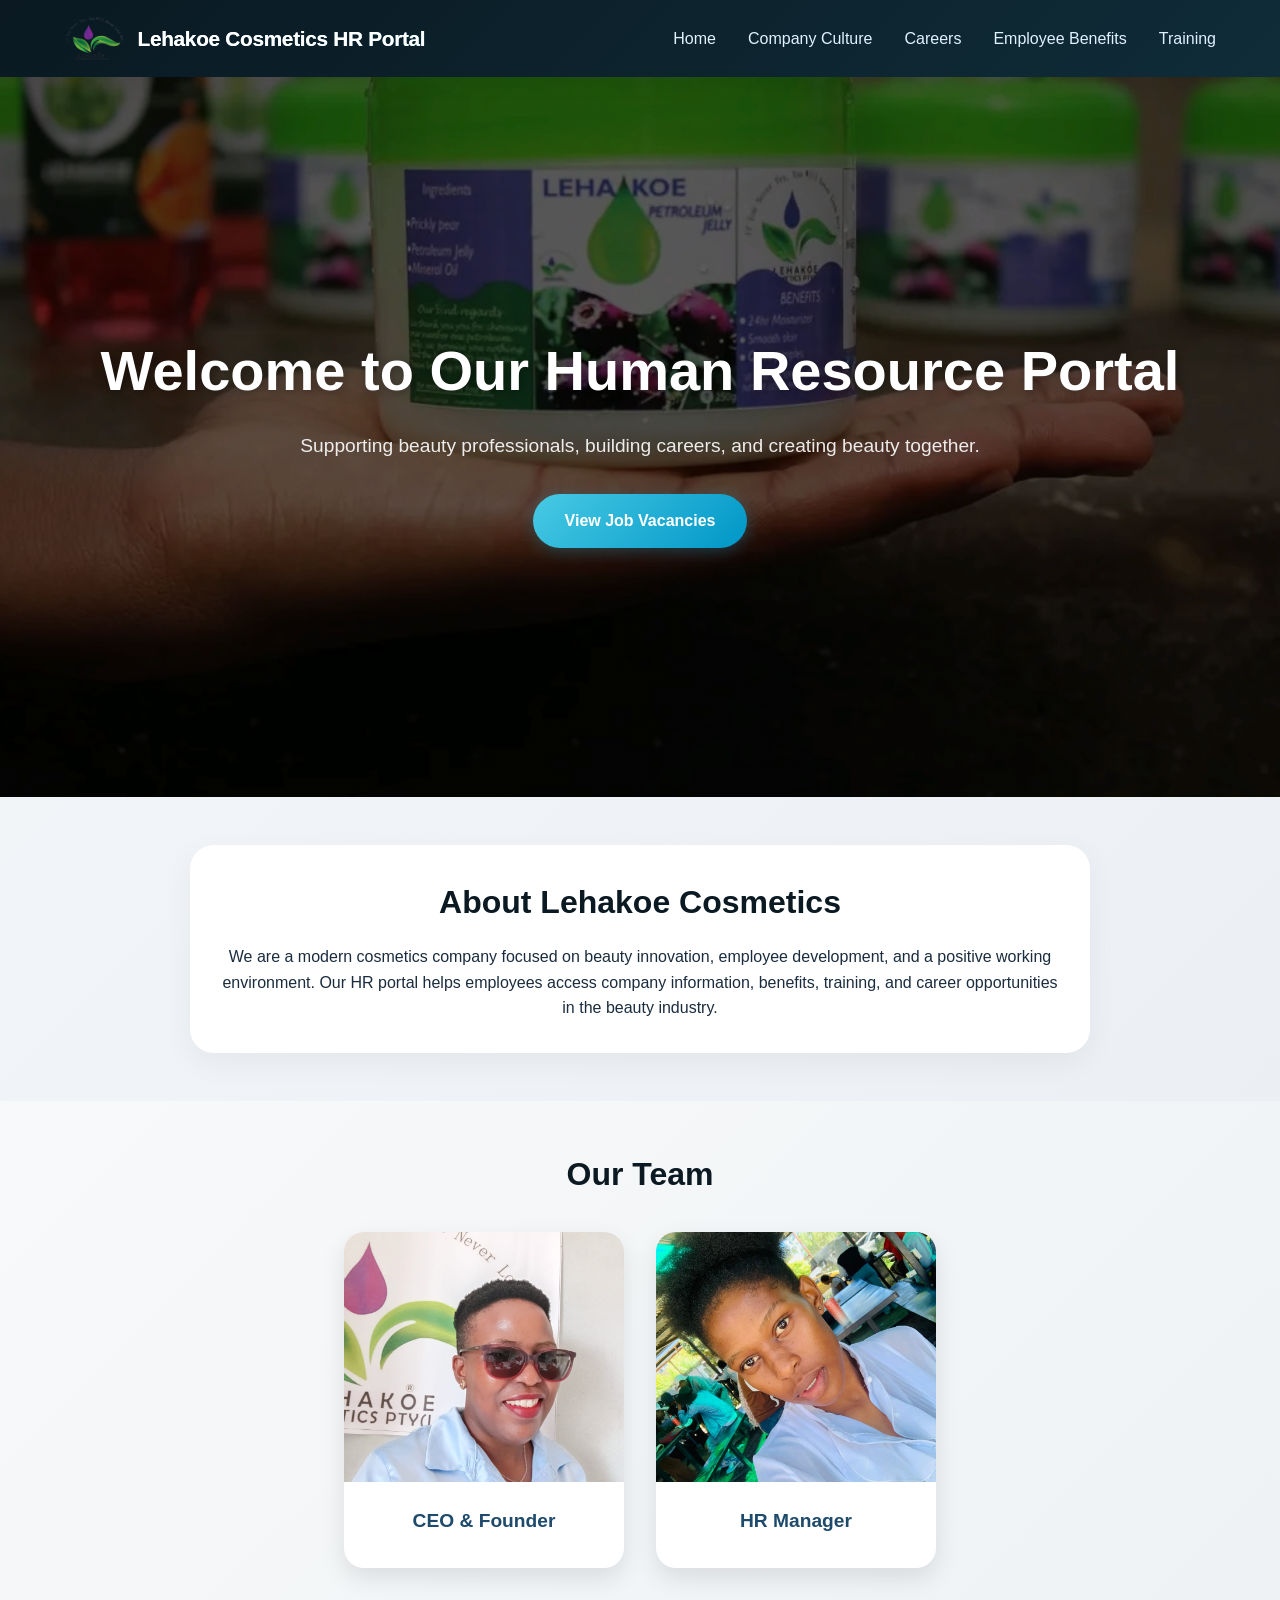
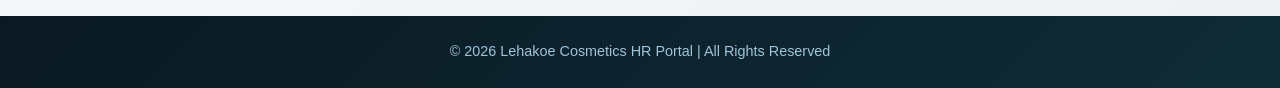
<file: index.html>
<!DOCTYPE html>
<html lang="en">
<head>
    <meta charset="UTF-8">
    <meta name="viewport" content="width=device-width, initial-scale=1.0">
    <title>HR Portal | Lehakoe Cosmetics</title>
    <link rel="stylesheet" href="style.css">
</head>
<body>

<header>
    <div class="logo">
        <img src="images/logo-removebg-preview.png" alt="Lehakoe Cosmetics Logo">
        <span>Lehakoe Cosmetics HR Portal</span>
    </div>
    <nav>
        <ul>
            <li><a href="index.html">Home</a></li>
            <li><a href="culture.html">Company Culture</a></li>
            <li><a href="careers.html">Careers</a></li>
            <li><a href="benefits.html">Employee Benefits</a></li>
            <li><a href="training.html">Training</a></li>
        </ul>
    </nav>
</header>

<section class="hero" style="background: linear-gradient(rgba(0, 0, 0, 0.6), rgba(0, 0, 0, 0.6)), url('images/back.jpg') center/cover no-repeat fixed;">
    <h1>Welcome to Our Human Resource Portal</h1>
    <p>Supporting beauty professionals, building careers, and creating beauty together.</p>
    <a href="careers.html" class="btn">View Job Vacancies</a>
</section>

<section class="about">
    <h2>About Lehakoe Cosmetics</h2>
    <p>We are a modern cosmetics company focused on beauty innovation, employee development, and a positive working environment. Our HR portal helps employees access company information, benefits, training, and career opportunities in the beauty industry.</p>
</section>

<section class="staff">
    <h2>Our Team</h2>
    <div class="staff-container">
        <div class="staff-card">
            <img src="images/ceo.jpg" alt="CEO">
            <h3>CEO & Founder</h3>
        </div>
        <div class="staff-card">
            <img src="images/hr.jpg" alt="HR Manager">
            <h3>HR Manager</h3>
        </div>
        
    </div>
</section>

<footer>
    <p>© 2026 Lehakoe Cosmetics HR Portal | All Rights Reserved</p>
</footer>

</body>
</html>
</file>
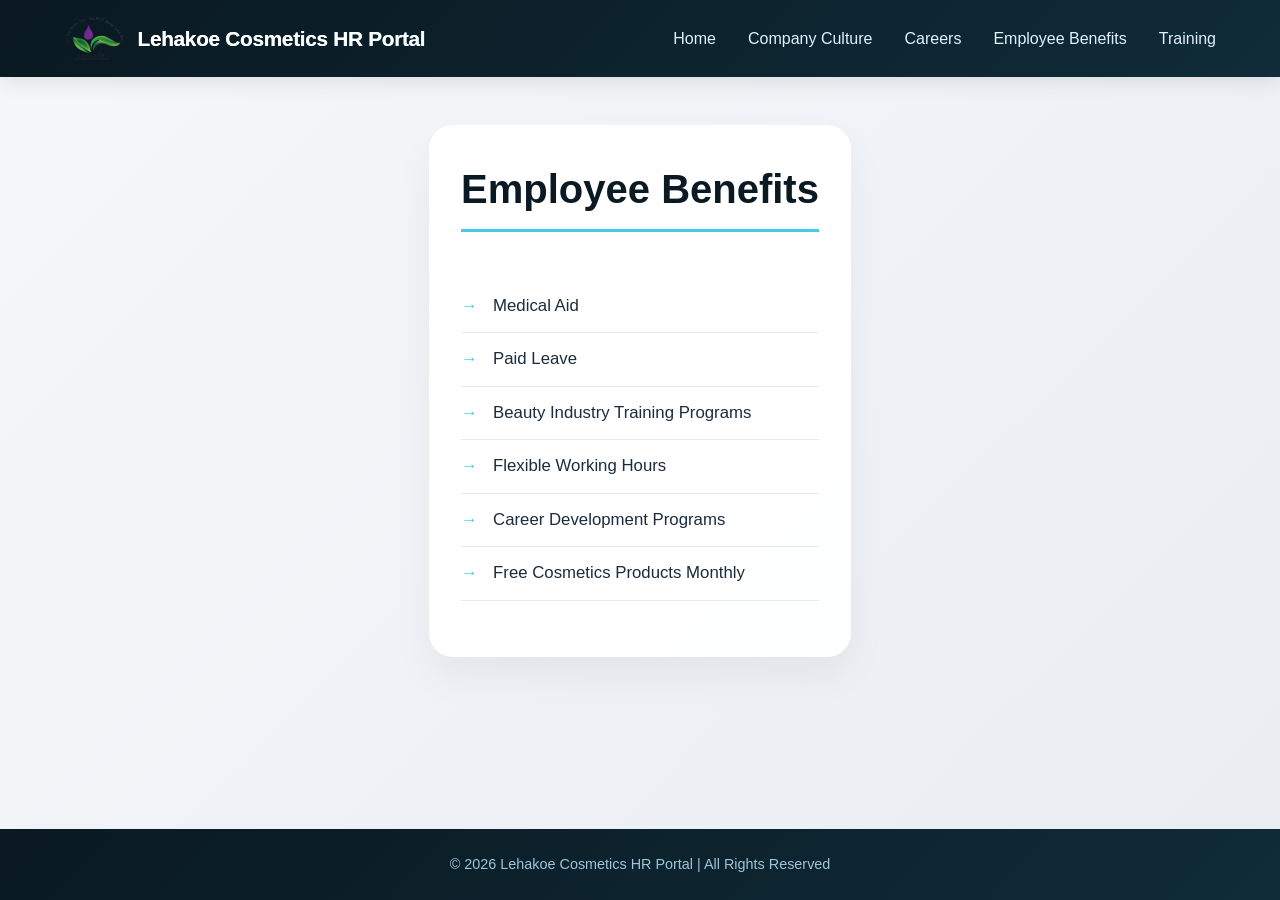
<file: benefits.html>
<!DOCTYPE html>
<html lang="en">
<head>
    <meta charset="UTF-8">
    <meta name="viewport" content="width=device-width, initial-scale=1.0">
    <title>Employee Benefits</title>
    <link rel="stylesheet" href="style.css">
</head>
<body>

<header>
    <div class="logo">
        <img src="images/logo-removebg-preview.png" alt="Lehakoe Cosmetics Logo">
        <span>Lehakoe Cosmetics HR Portal</span>
    </div>
    <nav>
    <nav>
        <ul>
            <li><a href="index.html">Home</a></li>
            <li><a href="culture.html">Company Culture</a></li>
            <li><a href="careers.html">Careers</a></li>
            <li><a href="benefits.html">Employee Benefits</a></li>
            <li><a href="training.html">Training</a></li>
        </ul>
    </nav>
</header>

<section class="page">
    <h1>Employee Benefits</h1>

    <ul>
        <li>Medical Aid</li>
        <li>Paid Leave</li>
        <li>Beauty Industry Training Programs</li>
        <li>Flexible Working Hours</li>
        <li>Career Development Programs</li>
        <li>Free Cosmetics Products Monthly</li>
    </ul>
</section>

<footer>
    <p>© 2026 Lehakoe Cosmetics HR Portal | All Rights Reserved</p>
</footer>

</body>
</html>
</file>
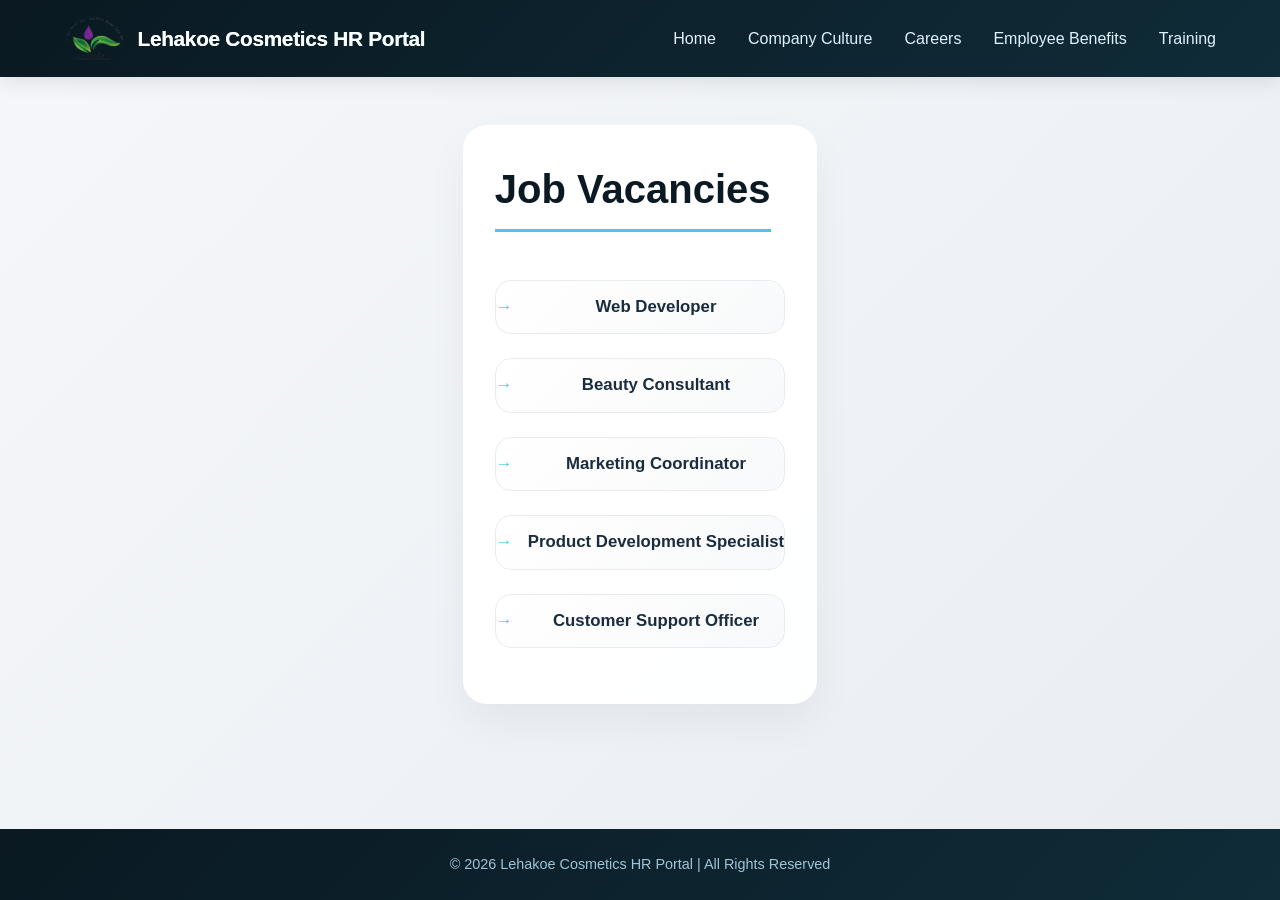
<file: careers.html>
<!DOCTYPE html>
<html lang="en">
<head>
    <meta charset="UTF-8">
    <meta name="viewport" content="width=device-width, initial-scale=1.0">
    <title>Careers</title>
    <link rel="stylesheet" href="style.css">
</head>
<body>

<header>
    <div class="logo">
        <img src="images/logo-removebg-preview.png" alt="Lehakoe Cosmetics Logo">
        <span>Lehakoe Cosmetics HR Portal</span>
    </div>
    <nav>
    <nav>
        <ul>
            <li><a href="index.html">Home</a></li>
            <li><a href="culture.html">Company Culture</a></li>
            <li><a href="careers.html">Careers</a></li>
            <li><a href="benefits.html">Employee Benefits</a></li>
            <li><a href="training.html">Training</a></li>
        </ul>
    </nav>
</header>

<section class="page">
    <h1>Job Vacancies</h1>

    <ul class="jobs">
        <li>Web Developer</li>
        <li>Beauty Consultant</li>
        <li>Marketing Coordinator</li>
        <li>Product Development Specialist</li>
        <li>Customer Support Officer</li>
    </ul>
</section>

<footer>
    <p>© 2026 Lehakoe Cosmetics HR Portal | All Rights Reserved</p>
</footer>

</body>
</html>
</file>
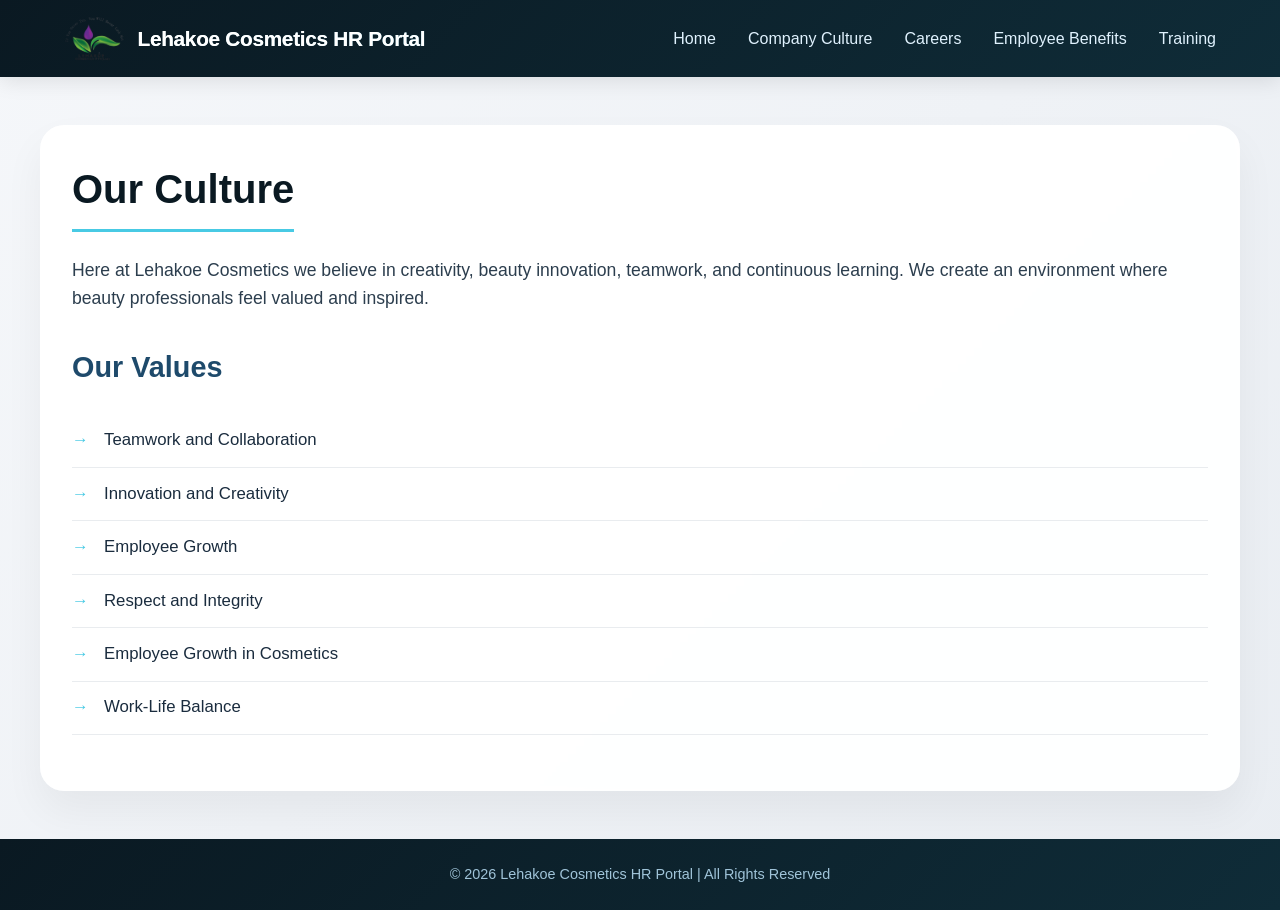
<file: culture.html>
<!DOCTYPE html>
<html lang="en">
<head>
    <meta charset="UTF-8">
    <meta name="viewport" content="width=device-width, initial-scale=1.0">
    <title>Company Culture</title>
    <link rel="stylesheet" href="style.css">
</head>
<body>

<header>
    <div class="logo">
        <img src="images/logo-removebg-preview.png" alt="Lehakoe Cosmetics Logo">
        <span>Lehakoe Cosmetics HR Portal</span>
    </div>
    <nav>
    <nav>
        <ul>
            <li><a href="index.html">Home</a></li>
            <li><a href="culture.html">Company Culture</a></li>
            <li><a href="careers.html">Careers</a></li>
            <li><a href="benefits.html">Employee Benefits</a></li>
            <li><a href="training.html">Training</a></li>
        </ul>
    </nav>
</header>

<section class="page">
    <h1>Our Culture</h1>

    <p>Here at Lehakoe Cosmetics we believe in creativity, beauty innovation, teamwork, and continuous learning. We create an environment where beauty professionals feel valued and inspired.</p>

    <h2>Our Values</h2>

    <ul>
        <li>Teamwork and Collaboration</li>
        <li>Innovation and Creativity</li>
        <li>Employee Growth</li>
        <li>Respect and Integrity</li>
        <li>Employee Growth in Cosmetics</li>
        <li>Work-Life Balance</li>
    </ul>
</section>

<footer>
    <p>© 2026 Lehakoe Cosmetics HR Portal | All Rights Reserved</p>
</footer>

</body>
</html>
</file>
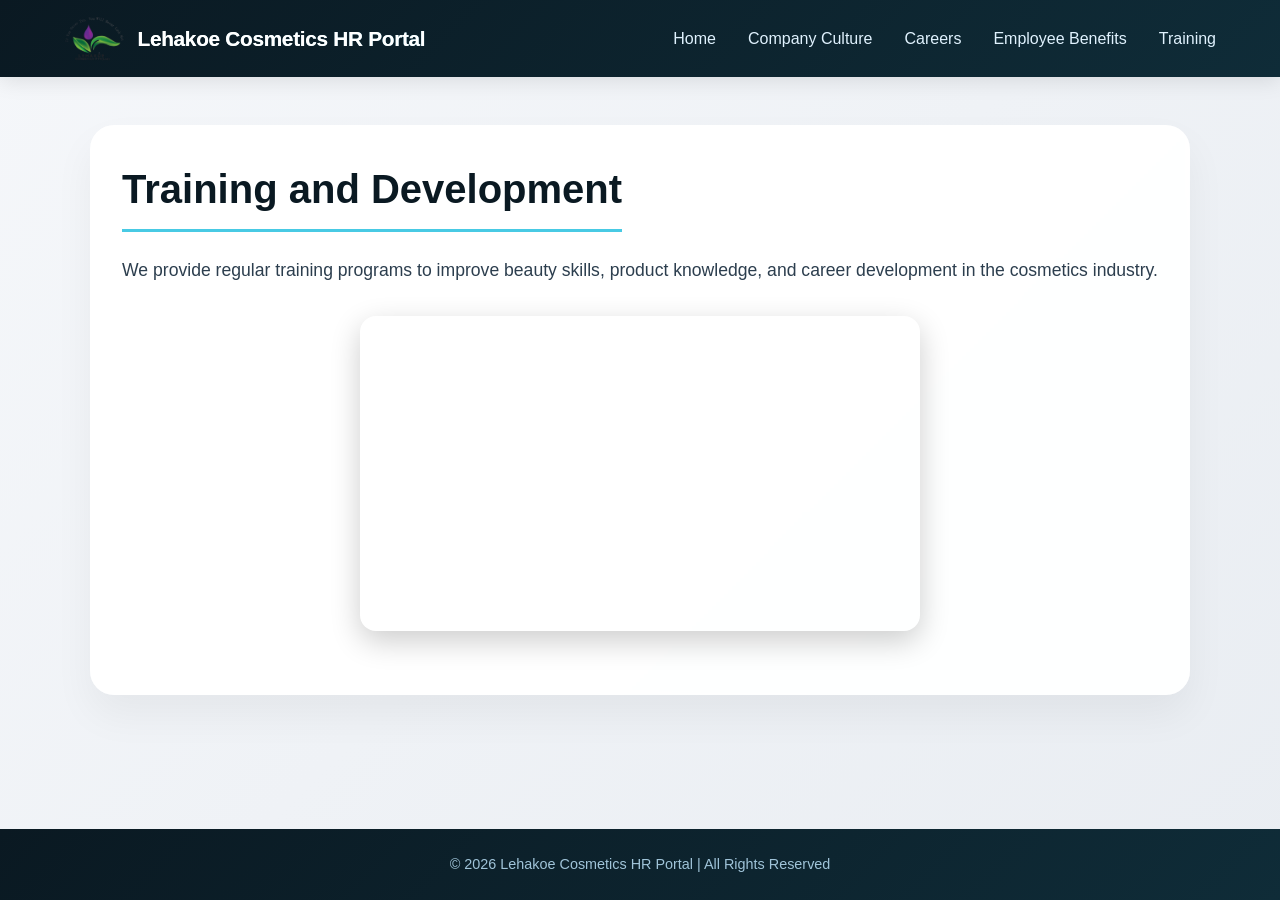
<file: training.html>
<!DOCTYPE html>
<html lang="en">
<head>
    <meta charset="UTF-8">
    <meta name="viewport" content="width=device-width, initial-scale=1.0">
    <title>Training & Development</title>
    <link rel="stylesheet" href="style.css">
</head>
<body>

<header>
    <div class="logo">
        <img src="images/logo-removebg-preview.png" alt="Lehakoe Cosmetics Logo">
        <span>Lehakoe Cosmetics HR Portal</span>
    </div>
    <nav>
        <ul>
            <li><a href="index.html">Home</a></li>
            <li><a href="culture.html">Company Culture</a></li>
            <li><a href="careers.html">Careers</a></li>
            <li><a href="benefits.html">Employee Benefits</a></li>
            <li><a href="training.html">Training</a></li>
        </ul>
    </nav>
</header>

<section class="page">
    <h1>Training and Development</h1>

    <p>We provide regular training programs to improve beauty skills, product knowledge, and career development in the cosmetics industry.</p>

   <iframe width="560" height="315" src="https://www.youtube.com/embed/T6BKWVdr28Y" frameborder="0" allowfullscreen></iframe>
</section>

<footer>
    <p>© 2026 Lehakoe Cosmetics HR Portal | All Rights Reserved</p>
</footer>

</body>
</html>
</file>
<file: style.css>
/* ===== GLOBAL STYLES & RESET ===== */
* {
    margin: 0;
    padding: 0;
    box-sizing: border-box;
}

body {
    font-family: 'Segoe UI', Tahoma, Geneva, Verdana, sans-serif;
    background: linear-gradient(135deg, #f5f7fa 0%, #e9edf2 100%);
    color: #1a2c3e;
    line-height: 1.6;
    min-height: 100vh;
    display: flex;
    flex-direction: column;
}

/* ===== HEADER & NAVIGATION ===== */
header {
    background: linear-gradient(135deg, #0a1922 0%, #0f2c38 100%);
    backdrop-filter: blur(10px);
    padding: 1rem 5%;
    position: sticky;
    top: 0;
    z-index: 1000;
    box-shadow: 0 4px 20px rgba(0, 0, 0, 0.1);
    display: flex;
    justify-content: space-between;
    align-items: center;
    flex-wrap: wrap;
}

.logo {
    font-size: 1.8rem;
    font-weight: 800;
    background: linear-gradient(135deg, #fff 0%, #7bc5d9 100%);
    -webkit-background-clip: text;
    background-clip: text;
    color: transparent;
    letter-spacing: -0.5px;
    transition: transform 0.3s ease;
}

.logo:hover {
    transform: scale(1.05);
}

nav ul {
    display: flex;
    gap: 2rem;
    list-style: none;
    flex-wrap: wrap;
}

nav ul li a {
    color: #e0f2fe;
    text-decoration: none;
    font-weight: 500;
    font-size: 1rem;
    padding: 0.5rem 0;
    transition: all 0.3s ease;
    position: relative;
}

nav ul li a::after {
    content: '';
    position: absolute;
    bottom: 0;
    left: 0;
    width: 0;
    height: 2px;
    background: linear-gradient(90deg, #48cae4, #0096c7);
    transition: width 0.3s ease;
}

nav ul li a:hover::after,
nav ul li a.active::after {
    width: 100%;
}

nav ul li a:hover {
    color: #ffffff;
    transform: translateY(-2px);
}

/* ===== MAIN CONTENT AREA ===== */
main {
    flex: 1;
}

/* ===== HERO SECTION (Homepage) ===== */
.hero {
    min-height: 80vh;
    background: linear-gradient(rgba(10, 25, 34, 0.7), rgba(15, 44, 56, 0.8)), url('images/office.jpg') center/cover no-repeat fixed;
    display: flex;
    flex-direction: column;
    justify-content: center;
    align-items: center;
    text-align: center;
    padding: 2rem;
    color: white;
    animation: fadeIn 1s ease-out;
}

.hero h1 {
    font-size: clamp(2rem, 5vw, 3.5rem);
    margin-bottom: 1rem;
    text-shadow: 2px 2px 10px rgba(0, 0, 0, 0.3);
}

.hero p {
    font-size: clamp(1rem, 2vw, 1.2rem);
    max-width: 700px;
    margin-bottom: 2rem;
    opacity: 0.9;
}

.btn {
    display: inline-block;
    background: linear-gradient(135deg, #48cae4, #0096c7);
    color: white;
    padding: 0.9rem 2rem;
    text-decoration: none;
    border-radius: 50px;
    font-weight: 600;
    transition: all 0.3s ease;
    box-shadow: 0 4px 15px rgba(0, 150, 199, 0.3);
}

.btn:hover {
    transform: translateY(-3px);
    box-shadow: 0 8px 25px rgba(0, 150, 199, 0.4);
    background: linear-gradient(135deg, #5ecde6, #00a8e8);
}

/* ===== PAGE CONTENT (Shared for all pages) ===== */
.page {
    max-width: 1200px;
    margin: 3rem auto;
    padding: 2rem 2rem;
    background: rgba(255, 255, 255, 0.95);
    border-radius: 24px;
    box-shadow: 0 20px 40px rgba(0, 0, 0, 0.05);
    backdrop-filter: blur(2px);
    animation: slideUp 0.6s ease-out;
}

.page h1 {
    font-size: 2.5rem;
    color: #0a1922;
    margin-bottom: 1.5rem;
    padding-bottom: 0.5rem;
    border-bottom: 3px solid #48cae4;
    display: inline-block;
}

.page h2 {
    font-size: 1.8rem;
    color: #1e4a6b;
    margin: 2rem 0 1rem;
}

.page p {
    font-size: 1.1rem;
    margin-bottom: 1.5rem;
    color: #2c3e4e;
}

.page ul {
    list-style: none;
    padding: 0;
    margin: 1.5rem 0;
}

.page ul li {
    padding: 0.8rem 0 0.8rem 2rem;
    position: relative;
    font-size: 1.05rem;
    border-bottom: 1px solid #e9ecef;
    transition: transform 0.2s ease;
}

.page ul li:hover {
    transform: translateX(5px);
}

.page ul li::before {
    content: "→";
    position: absolute;
    left: 0;
    color: #48cae4;
    font-weight: bold;
}

/* ===== JOBS LIST (Careers page) ===== */
.jobs {
    display: grid;
    grid-template-columns: repeat(auto-fit, minmax(280px, 1fr));
    gap: 1.5rem;
    margin-top: 2rem;
}

.jobs li {
    background: linear-gradient(135deg, #ffffff, #f8f9fa);
    padding: 1.2rem;
    border-radius: 16px;
    list-style: none;
    text-align: center;
    font-weight: 600;
    font-size: 1.1rem;
    border: 1px solid #e9ecef;
    transition: all 0.3s ease;
}

.jobs li:hover {
    transform: translateY(-5px);
    box-shadow: 0 10px 25px rgba(0, 0, 0, 0.1);
    border-color: #48cae4;
}

/* ===== STAFF SECTION (Homepage) ===== */
.staff {
    padding: 3rem 5%;
    background: linear-gradient(135deg, #f8f9fa, #eef2f5);
    text-align: center;
}

.staff h2 {
    font-size: 2rem;
    margin-bottom: 2rem;
    color: #0a1922;
}

.staff-container {
    display: flex;
    flex-wrap: wrap;
    justify-content: center;
    gap: 2rem;
    max-width: 1200px;
    margin: 0 auto;
}

.staff-card {
    background: white;
    border-radius: 20px;
    overflow: hidden;
    box-shadow: 0 10px 25px rgba(0, 0, 0, 0.1);
    transition: all 0.4s ease;
    width: 280px;
    text-align: center;
    padding-bottom: 1.5rem;
}

.staff-card:hover {
    transform: translateY(-10px);
    box-shadow: 0 20px 35px rgba(0, 0, 0, 0.15);
}

.staff-card img {
    width: 100%;
    height: 250px;
    object-fit: cover;
    transition: transform 0.4s ease;
}

.staff-card:hover img {
    transform: scale(1.05);
}

.staff-card h3 {
    margin: 1rem 0 0.5rem;
    color: #1e4a6b;
    font-size: 1.2rem;
}

/* ===== VIDEO IFRAME (Training page) ===== */
iframe {
    display: block;
    margin: 2rem auto;
    border-radius: 16px;
    box-shadow: 0 10px 30px rgba(0, 0, 0, 0.2);
    max-width: 100%;
    border: none;
}

/* ===== ABOUT SECTION (Homepage) ===== */
.about {
    max-width: 900px;
    margin: 3rem auto;
    padding: 2rem;
    text-align: center;
    background: white;
    border-radius: 24px;
    box-shadow: 0 10px 30px rgba(0, 0, 0, 0.05);
}

.about h2 {
    font-size: 2rem;
    margin-bottom: 1rem;
    color: #0a1922;
}

/* ===== FOOTER ===== */
footer {
    background: linear-gradient(135deg, #0a1922, #0f2c38);
    color: #a0c4d9;
    text-align: center;
    padding: 1.5rem;
    margin-top: auto;
    font-size: 0.9rem;
}

/* ===== ANIMATIONS ===== */
@keyframes fadeIn {
    from {
        opacity: 0;
    }
    to {
        opacity: 1;
    }
}

@keyframes slideUp {
    from {
        opacity: 0;
        transform: translateY(30px);
    }
    to {
        opacity: 1;
        transform: translateY(0);
    }
}

/* ===== RESPONSIVE DESIGN ===== */
@media (max-width: 768px) {
    header {
        flex-direction: column;
        gap: 1rem;
        text-align: center;
        padding: 1rem;
    }

    nav ul {
        justify-content: center;
        gap: 1.2rem;
    }

    .hero {
        min-height: 60vh;
    }

    .page {
        margin: 1.5rem;
        padding: 1.5rem;
    }

    .page h1 {
        font-size: 1.8rem;
    }

    .staff-container {
        gap: 1.5rem;
    }

    .staff-card {
        width: 260px;
    }

    iframe {
        width: 100%;
        height: auto;
        aspect-ratio: 16 / 9;
    }
}

@media (max-width: 480px) {
    .logo {
        font-size: 1.4rem;
    }

    nav ul {
        gap: 0.8rem;
    }

    nav ul li a {
        font-size: 0.85rem;
    }

    .btn {
        padding: 0.7rem 1.5rem;
    }

    .page ul li {
        font-size: 0.95rem;
    }
}

/* ===== UTILITY CLASSES ===== */
.text-center {
    text-align: center;
}

.mt-2 {
    margin-top: 1rem;
}

.mb-2 {
    margin-bottom: 1rem;
}
.page video {
    display: block;
    margin: 2rem auto;
    width: 300px;
    max-width: 100%;
    height: auto;
    border-radius: 8px;
    box-shadow: 0 4px 15px rgba(0, 0, 0, 0.1);
}
.logo img {
    height: 50px;
    width: auto;
    display: block;
}
.logo {
    display: flex;
    align-items: center;
    gap: 12px;
    flex-wrap: nowrap; /* Prevents wrapping to next line */
    white-space: nowrap; /* Keeps text on one line */
}

.logo img {
    height: 45px;
    width: auto;
    display: block;
    flex-shrink: 0; /* Prevents image from shrinking */
}

.logo span {
    font-size: 1.3rem;
    font-weight: 600;
    color: white;
    letter-spacing: -0.3px;
    white-space: nowrap; /* Keeps text on one line */
}

/* Responsive: on very small screens, make text smaller */
@media (max-width: 650px) {
    .logo span {
        font-size: 0.9rem;
    }
    
    .logo img {
        height: 35px;
    }
}

/* If screen is too narrow, adjust header layout */
@media (max-width: 550px) {
    header {
        flex-direction: column;
        gap: 10px;
    }
    
    .logo {
        justify-content: center;
    }
}
</file>
